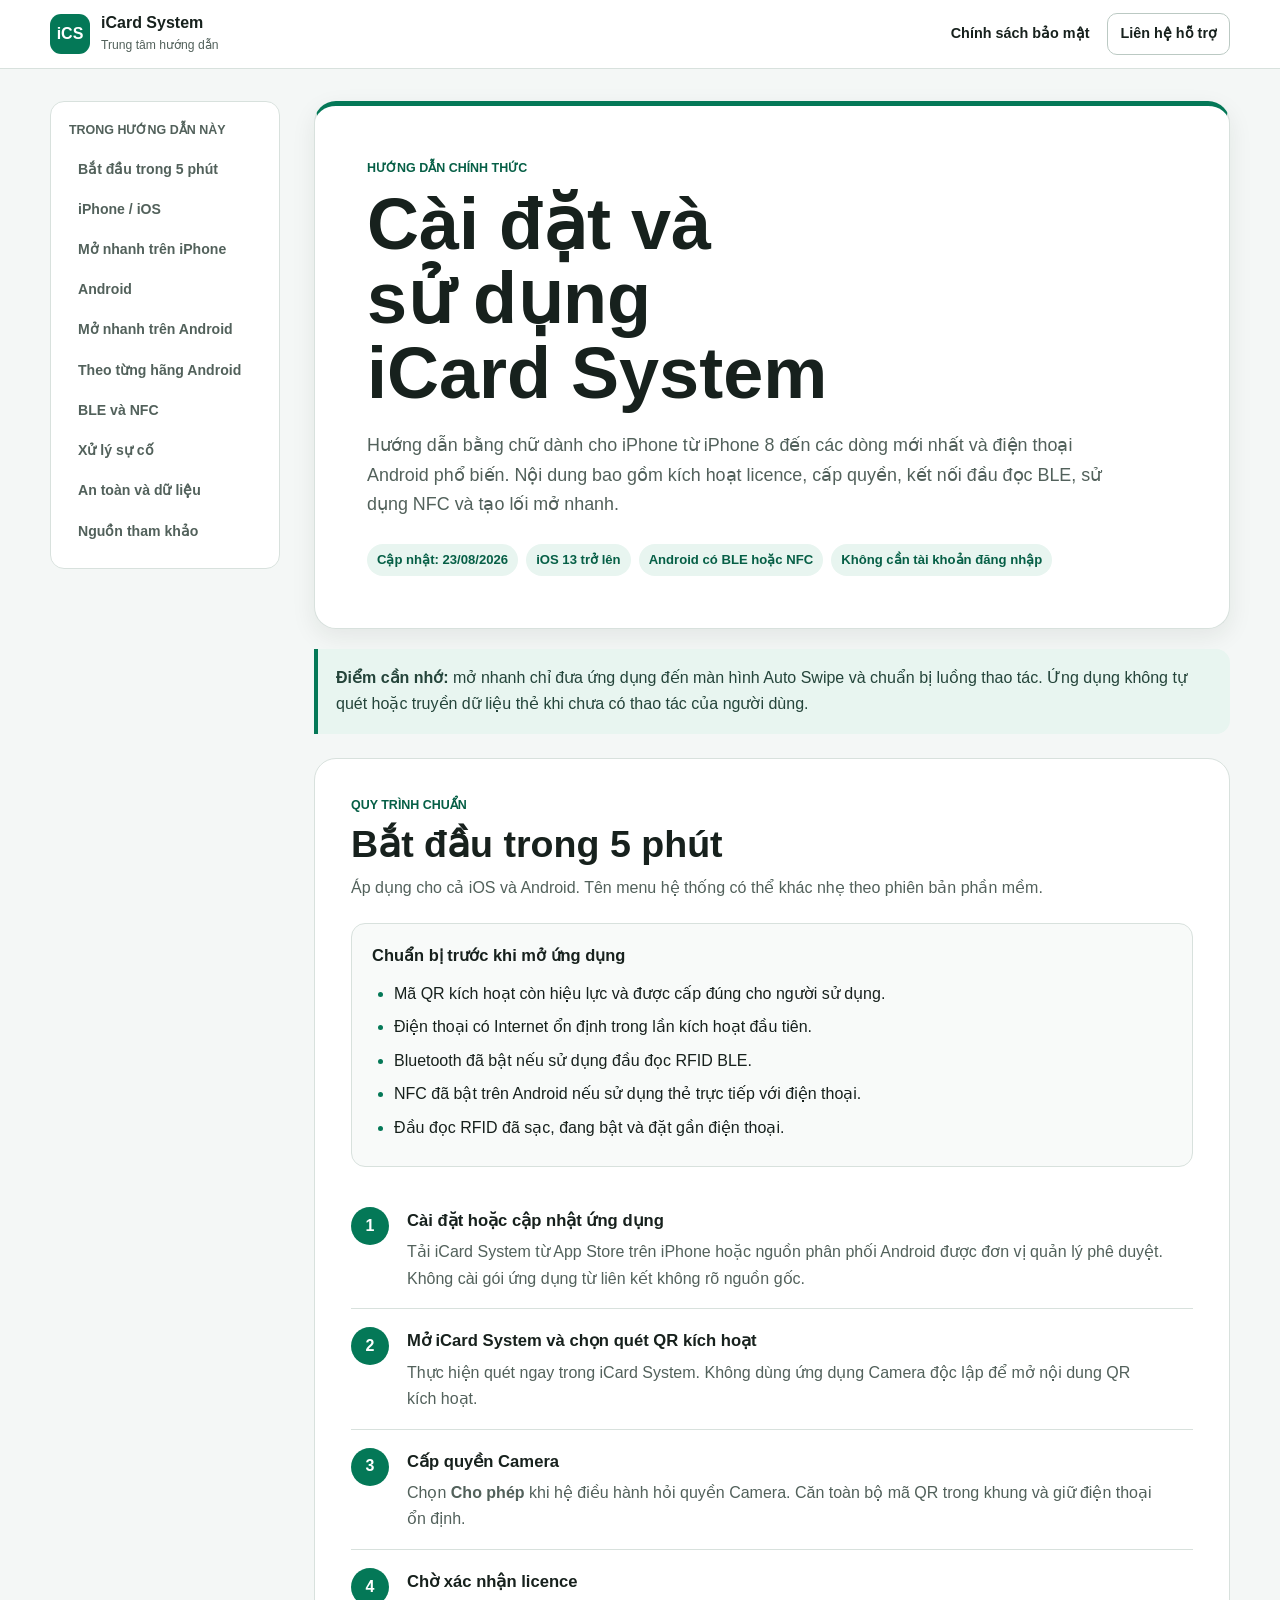
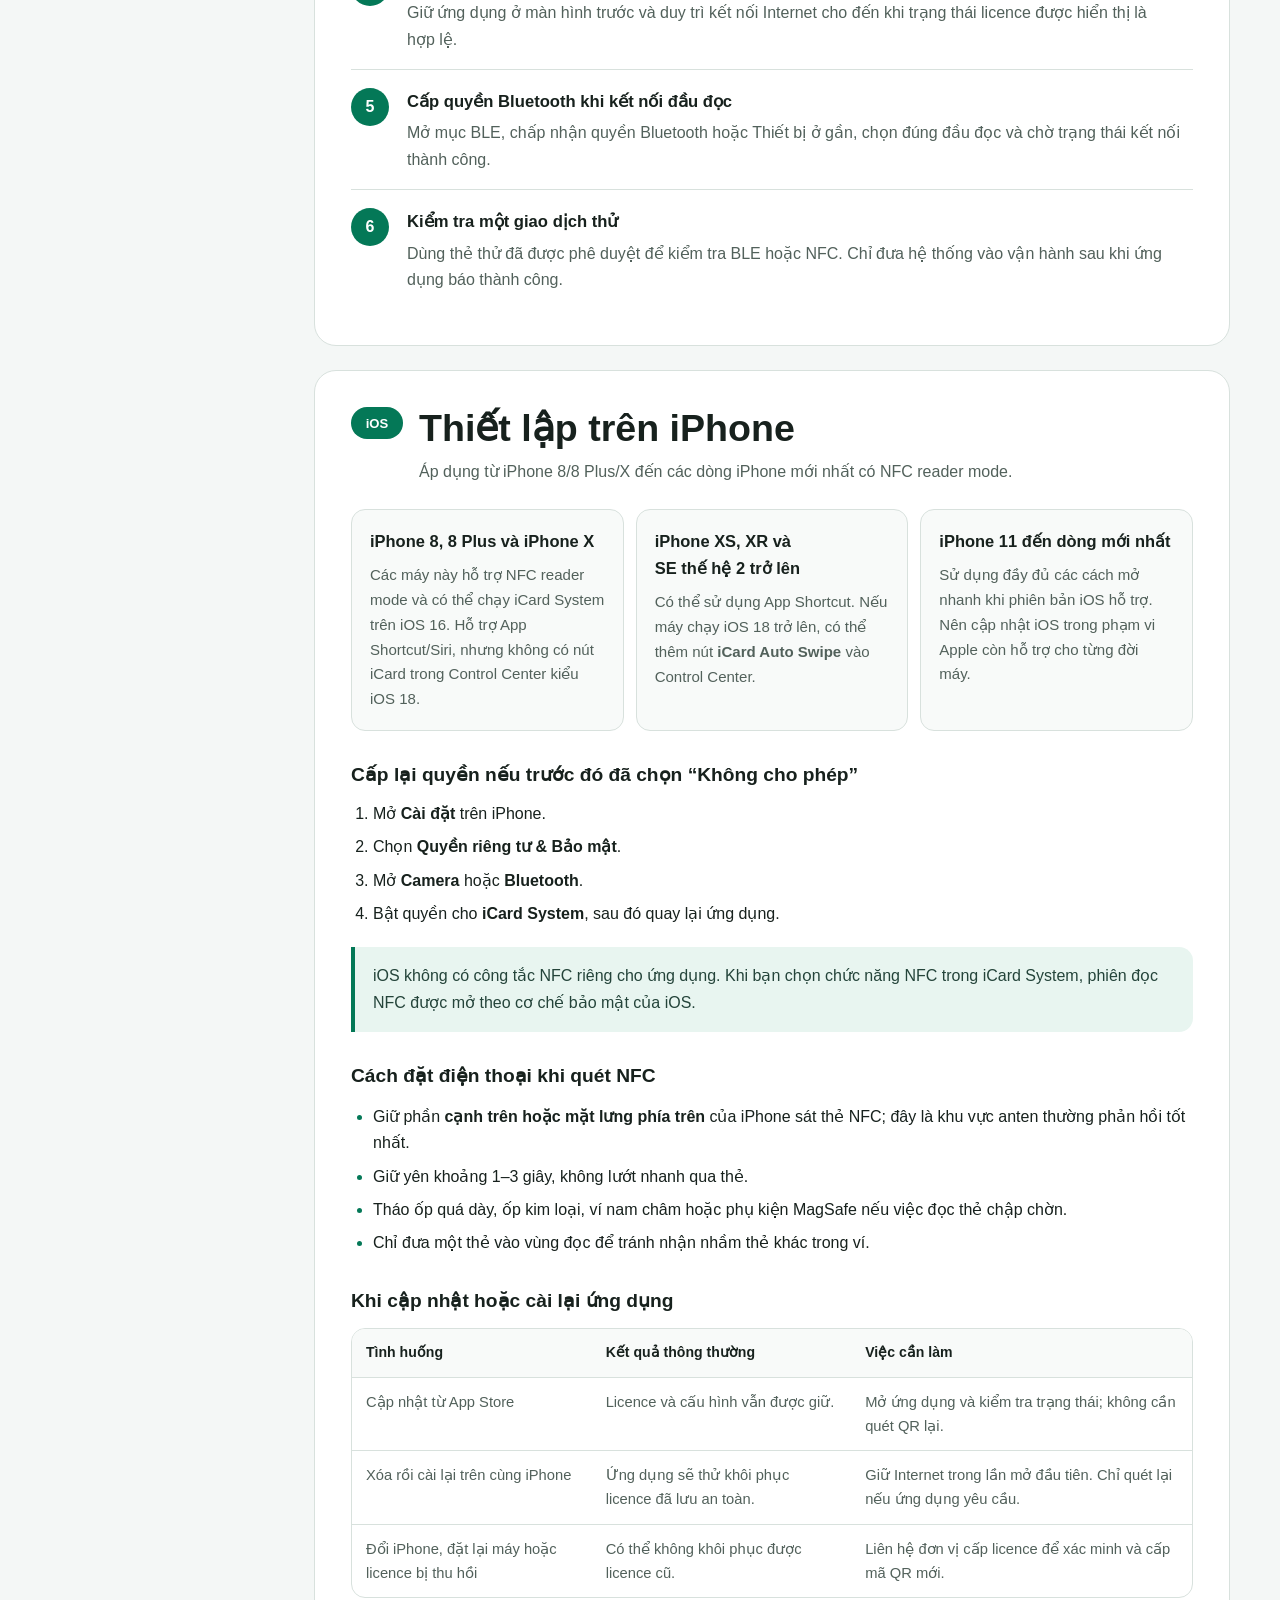
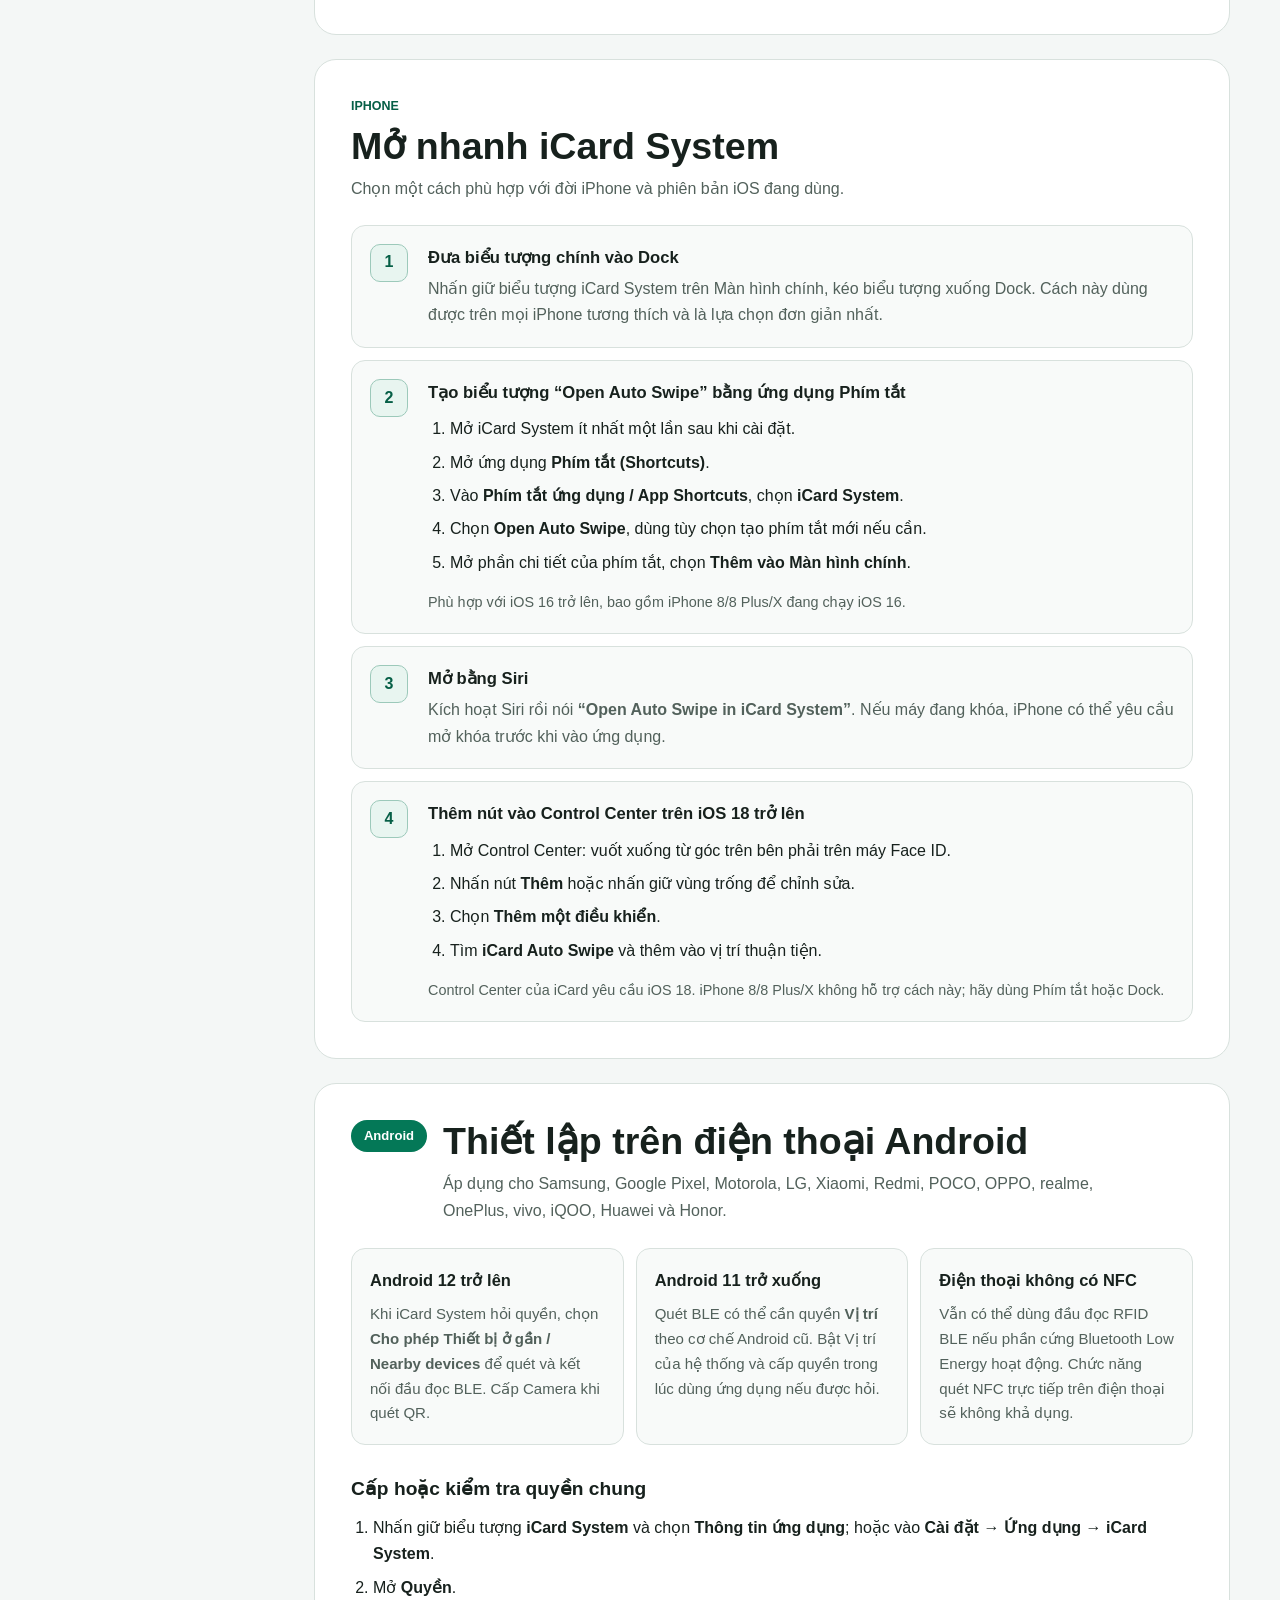
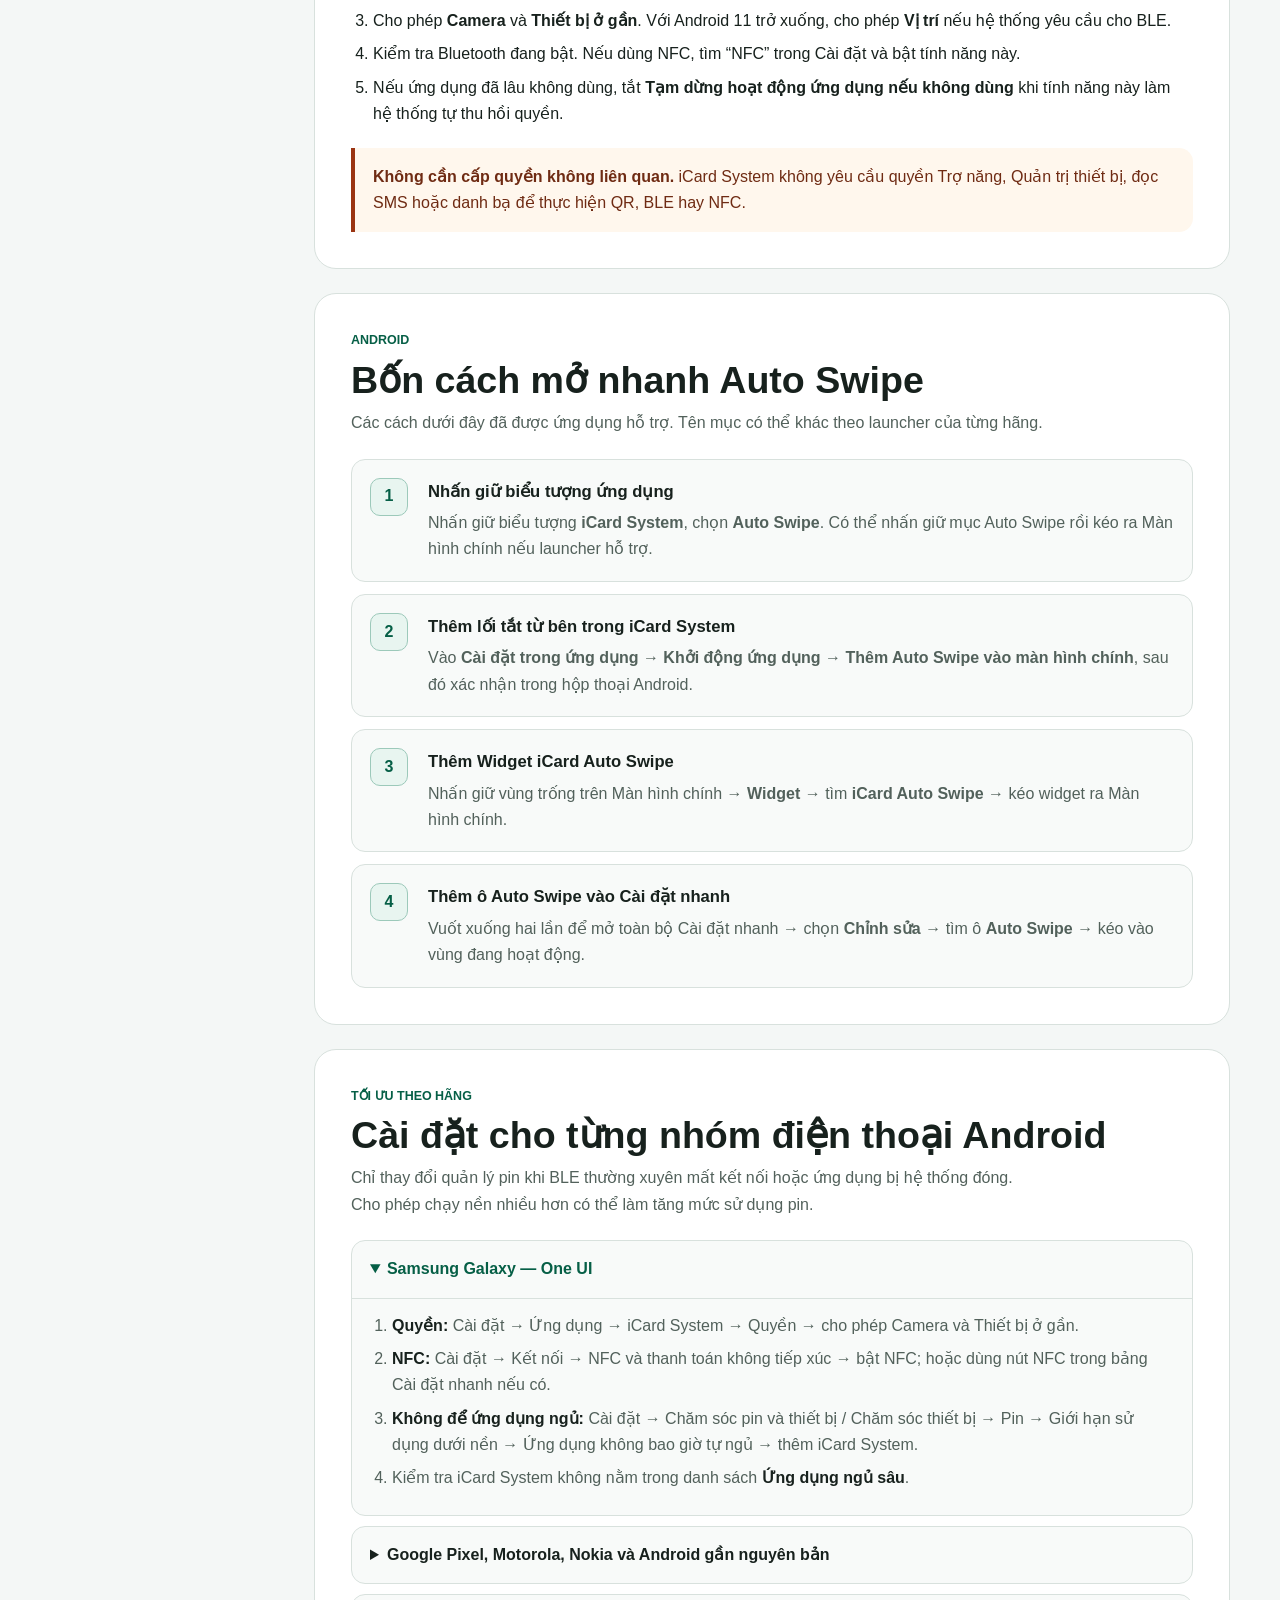
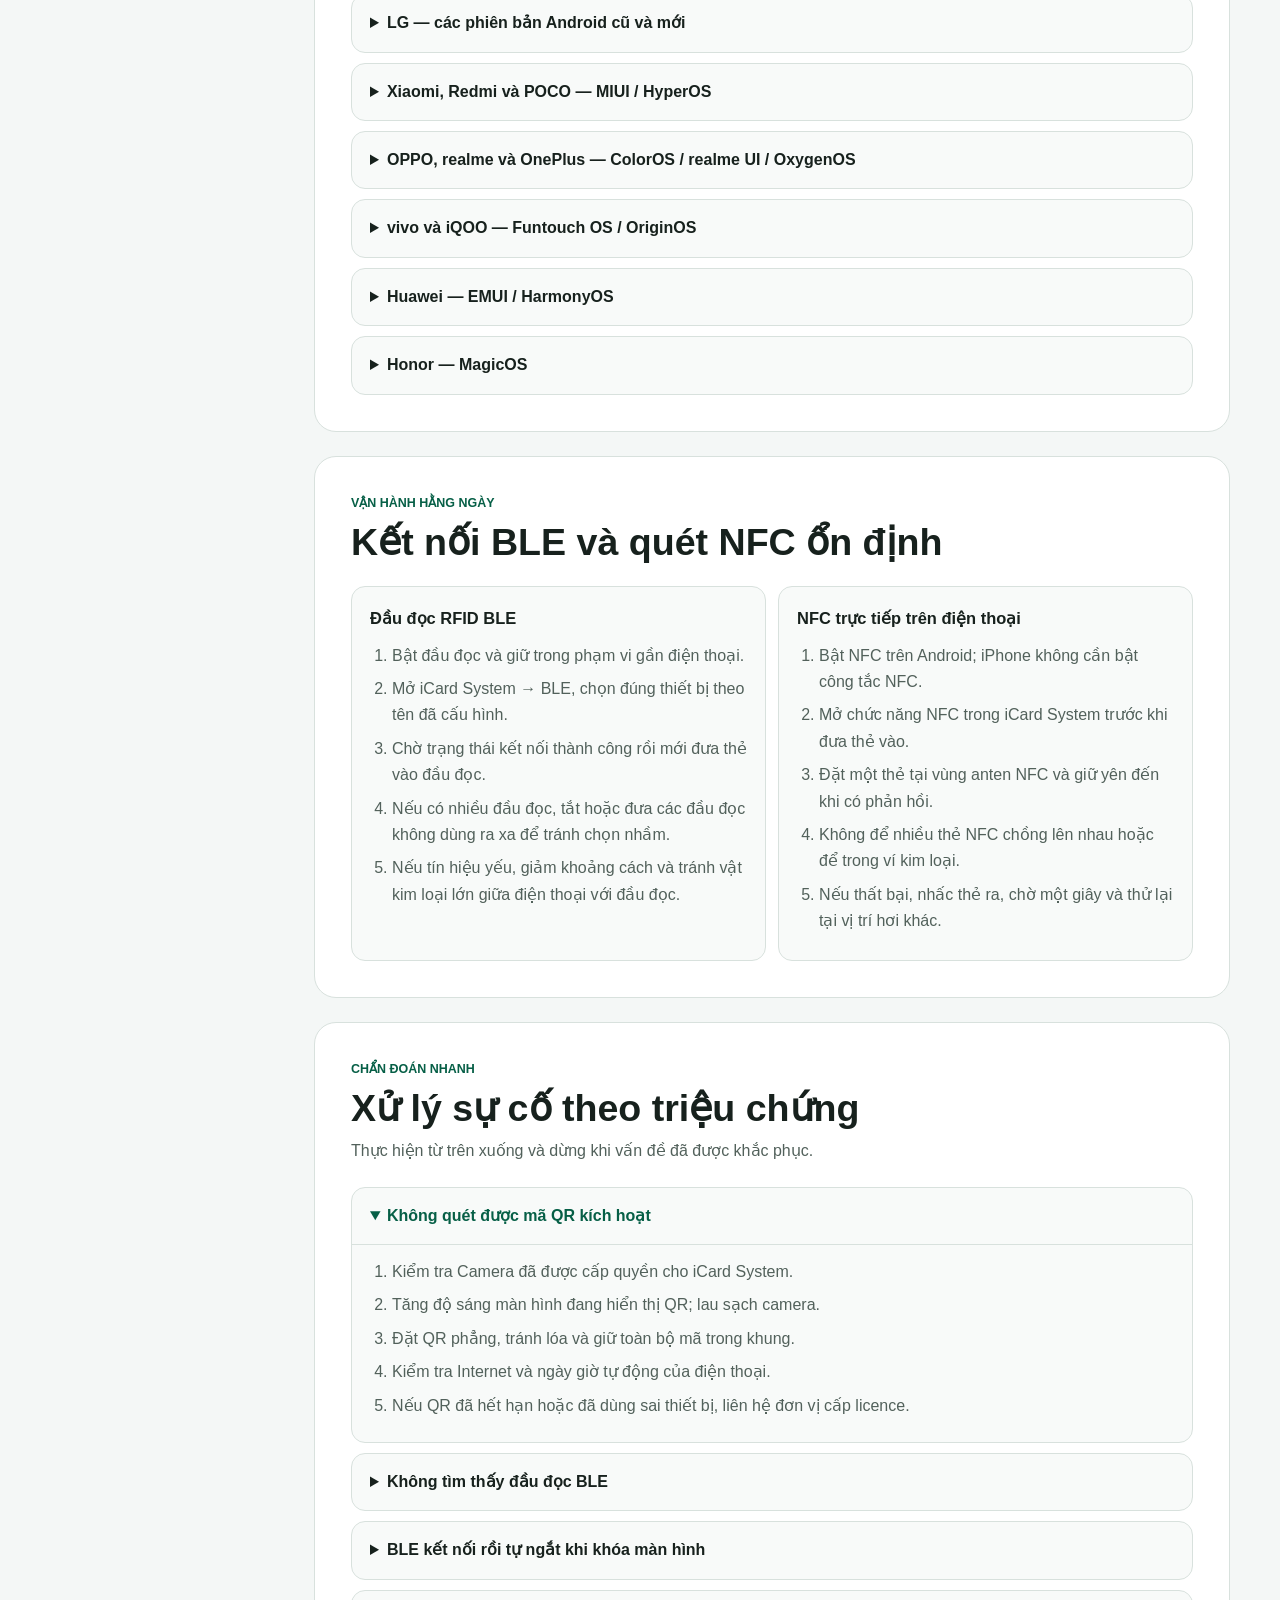
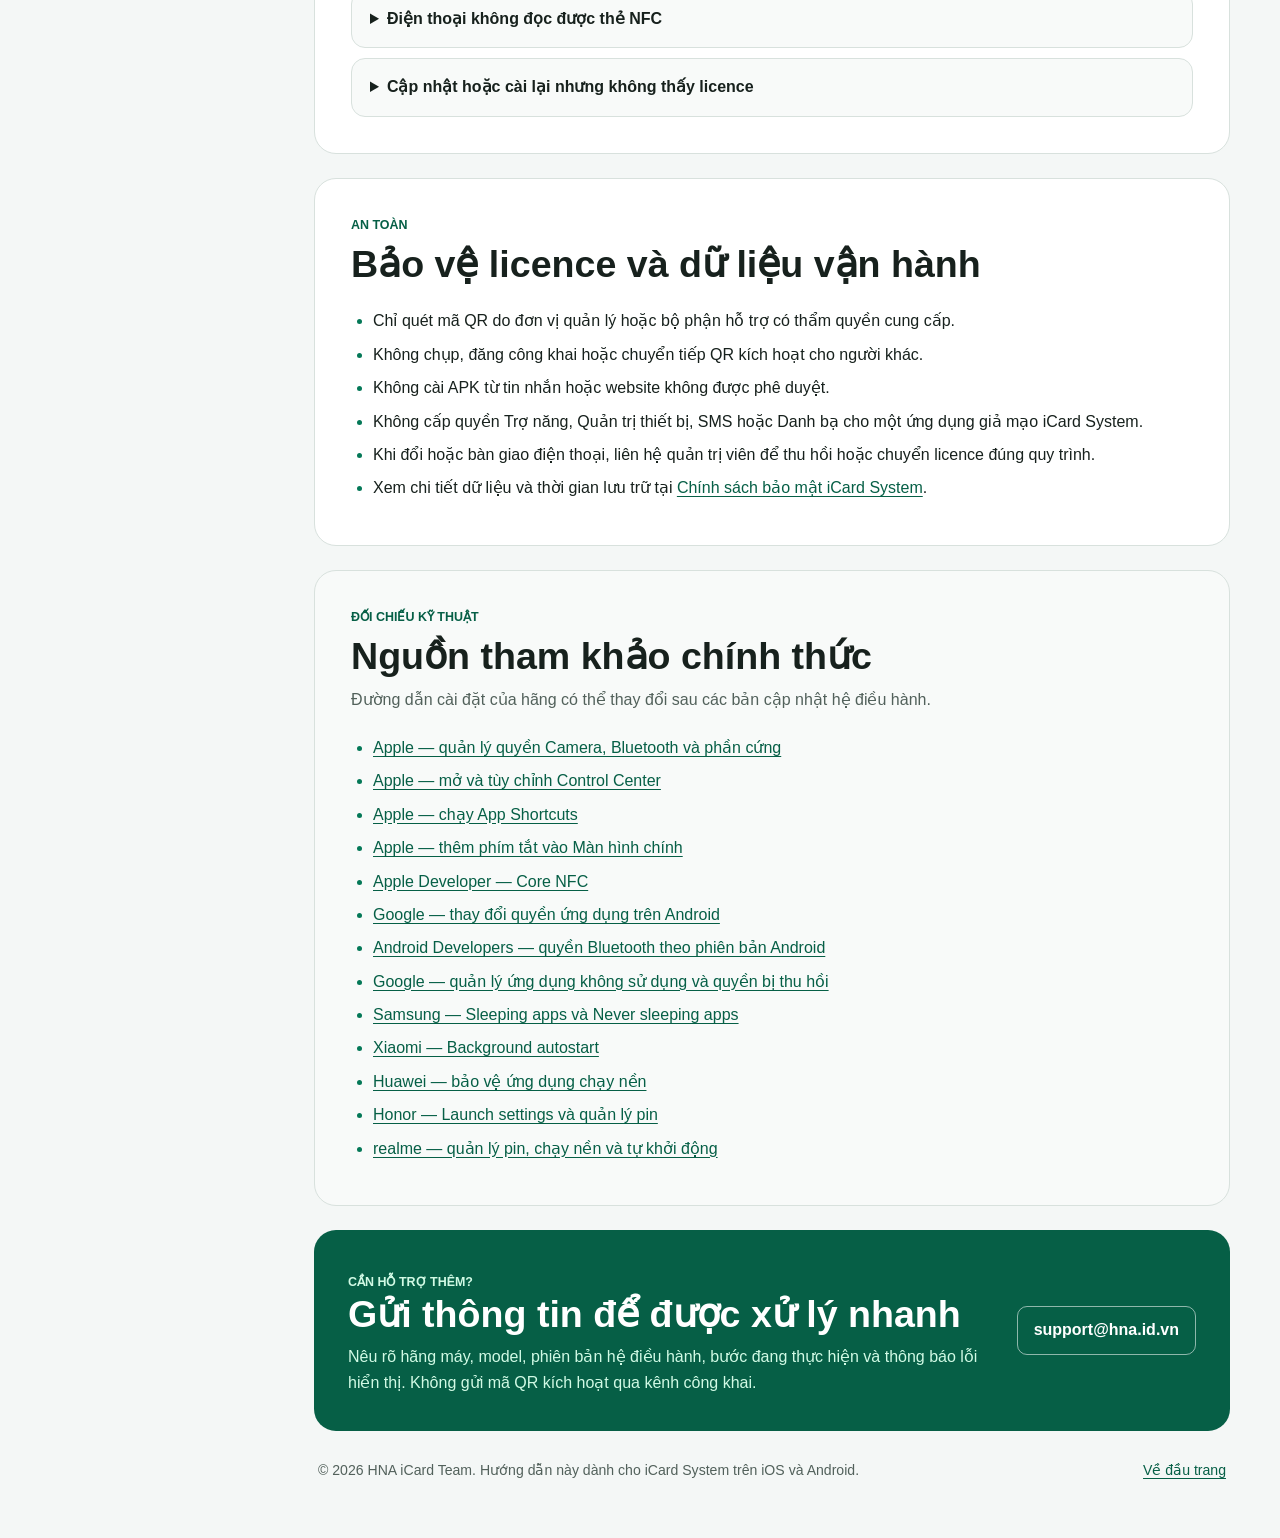
<file: index.html>
<!doctype html>
<html lang="vi">
<head>
  <meta charset="utf-8" />
  <meta name="viewport" content="width=device-width, initial-scale=1" />
  <meta name="theme-color" content="#047857" />
  <meta name="description" content="Hướng dẫn cài đặt, kích hoạt, mở nhanh và xử lý sự cố iCard System trên iPhone và Android." />
  <meta property="og:type" content="website" />
  <meta property="og:title" content="Hướng dẫn iCard System cho iOS và Android" />
  <meta property="og:description" content="Hướng dẫn bằng chữ, chia theo nền tảng và hãng điện thoại, có quy trình xử lý sự cố rõ ràng." />
  <title>Hướng dẫn iCard System cho iOS và Android</title>
  <link rel="icon" href="favicon.svg" type="image/svg+xml" />
  <link rel="stylesheet" href="styles.css" />
</head>
<body>
  <a class="skip-link" href="#noi-dung">Chuyển đến nội dung chính</a>

  <header class="site-header">
    <div class="header-inner">
      <a class="brand" href="#top" aria-label="iCard System - đầu trang">
        <span class="brand-mark" aria-hidden="true">iCS</span>
        <span><strong>iCard System</strong><small>Trung tâm hướng dẫn</small></span>
      </a>
      <nav class="header-links" aria-label="Liên kết hỗ trợ">
        <a href="https://hna-privacy-policy.hna.id.vn/">Chính sách bảo mật</a>
        <a class="support-link" href="mailto:support@hna.id.vn">Liên hệ hỗ trợ</a>
      </nav>
    </div>
  </header>

  <div class="page" id="top">
    <aside class="side-nav" aria-label="Mục lục hướng dẫn">
      <p class="nav-title">Trong hướng dẫn này</p>
      <nav>
        <a href="#bat-dau">Bắt đầu trong 5 phút</a>
        <a href="#ios">iPhone / iOS</a>
        <a href="#ios-mo-nhanh">Mở nhanh trên iPhone</a>
        <a href="#android">Android</a>
        <a href="#android-mo-nhanh">Mở nhanh trên Android</a>
        <a href="#hang-android">Theo từng hãng Android</a>
        <a href="#van-hanh">BLE và NFC</a>
        <a href="#xu-ly-loi">Xử lý sự cố</a>
        <a href="#bao-mat">An toàn và dữ liệu</a>
        <a href="#nguon">Nguồn tham khảo</a>
      </nav>
    </aside>

    <main class="content" id="noi-dung">
      <section class="hero" aria-labelledby="page-title">
        <p class="eyebrow">Hướng dẫn chính thức</p>
        <h1 id="page-title">Cài đặt và sử dụng iCard System</h1>
        <p class="lead">
          Hướng dẫn bằng chữ dành cho iPhone từ iPhone 8 đến các dòng mới nhất và điện thoại Android phổ biến.
          Nội dung bao gồm kích hoạt licence, cấp quyền, kết nối đầu đọc BLE, sử dụng NFC và tạo lối mở nhanh.
        </p>
        <div class="hero-meta" aria-label="Thông tin hướng dẫn">
          <span>Cập nhật: 23/08/2026</span><span>iOS 13 trở lên</span>
          <span>Android có BLE hoặc NFC</span><span>Không cần tài khoản đăng nhập</span>
        </div>
      </section>

      <div class="important-note" role="note">
        <strong>Điểm cần nhớ:</strong> mở nhanh chỉ đưa ứng dụng đến màn hình Auto Swipe và chuẩn bị luồng thao tác.
        Ứng dụng không tự quét hoặc truyền dữ liệu thẻ khi chưa có thao tác của người dùng.
      </div>

      <section id="bat-dau" class="section-block">
        <div class="section-heading">
          <p class="section-kicker">Quy trình chuẩn</p>
          <h2>Bắt đầu trong 5 phút</h2>
          <p>Áp dụng cho cả iOS và Android. Tên menu hệ thống có thể khác nhẹ theo phiên bản phần mềm.</p>
        </div>
        <div class="checklist" aria-label="Chuẩn bị trước khi kích hoạt">
          <h3>Chuẩn bị trước khi mở ứng dụng</h3>
          <ul>
            <li>Mã QR kích hoạt còn hiệu lực và được cấp đúng cho người sử dụng.</li>
            <li>Điện thoại có Internet ổn định trong lần kích hoạt đầu tiên.</li>
            <li>Bluetooth đã bật nếu sử dụng đầu đọc RFID BLE.</li>
            <li>NFC đã bật trên Android nếu sử dụng thẻ trực tiếp với điện thoại.</li>
            <li>Đầu đọc RFID đã sạc, đang bật và đặt gần điện thoại.</li>
          </ul>
        </div>
        <ol class="steps">
          <li><div><h3>Cài đặt hoặc cập nhật ứng dụng</h3><p>Tải iCard System từ App Store trên iPhone hoặc nguồn phân phối Android được đơn vị quản lý phê duyệt. Không cài gói ứng dụng từ liên kết không rõ nguồn gốc.</p></div></li>
          <li><div><h3>Mở iCard System và chọn quét QR kích hoạt</h3><p>Thực hiện quét ngay trong iCard System. Không dùng ứng dụng Camera độc lập để mở nội dung QR kích hoạt.</p></div></li>
          <li><div><h3>Cấp quyền Camera</h3><p>Chọn <strong>Cho phép</strong> khi hệ điều hành hỏi quyền Camera. Căn toàn bộ mã QR trong khung và giữ điện thoại ổn định.</p></div></li>
          <li><div><h3>Chờ xác nhận licence</h3><p>Giữ ứng dụng ở màn hình trước và duy trì kết nối Internet cho đến khi trạng thái licence được hiển thị là hợp lệ.</p></div></li>
          <li><div><h3>Cấp quyền Bluetooth khi kết nối đầu đọc</h3><p>Mở mục BLE, chấp nhận quyền Bluetooth hoặc Thiết bị ở gần, chọn đúng đầu đọc và chờ trạng thái kết nối thành công.</p></div></li>
          <li><div><h3>Kiểm tra một giao dịch thử</h3><p>Dùng thẻ thử đã được phê duyệt để kiểm tra BLE hoặc NFC. Chỉ đưa hệ thống vào vận hành sau khi ứng dụng báo thành công.</p></div></li>
        </ol>
      </section>

      <section id="ios" class="section-block platform-section">
        <div class="platform-title">
          <span class="platform-badge">iOS</span>
          <div><h2>Thiết lập trên iPhone</h2><p>Áp dụng từ iPhone 8/8 Plus/X đến các dòng iPhone mới nhất có NFC reader mode.</p></div>
        </div>
        <div class="info-grid">
          <article class="info-card"><h3>iPhone 8, 8 Plus và iPhone X</h3><p>Các máy này hỗ trợ NFC reader mode và có thể chạy iCard System trên iOS 16. Hỗ trợ App Shortcut/Siri, nhưng không có nút iCard trong Control Center kiểu iOS 18.</p></article>
          <article class="info-card"><h3>iPhone XS, XR và SE thế hệ 2 trở lên</h3><p>Có thể sử dụng App Shortcut. Nếu máy chạy iOS 18 trở lên, có thể thêm nút <strong>iCard Auto Swipe</strong> vào Control Center.</p></article>
          <article class="info-card"><h3>iPhone 11 đến dòng mới nhất</h3><p>Sử dụng đầy đủ các cách mở nhanh khi phiên bản iOS hỗ trợ. Nên cập nhật iOS trong phạm vi Apple còn hỗ trợ cho từng đời máy.</p></article>
        </div>

        <h3 class="subheading">Cấp lại quyền nếu trước đó đã chọn “Không cho phép”</h3>
        <ol class="compact-steps">
          <li>Mở <strong>Cài đặt</strong> trên iPhone.</li><li>Chọn <strong>Quyền riêng tư &amp; Bảo mật</strong>.</li>
          <li>Mở <strong>Camera</strong> hoặc <strong>Bluetooth</strong>.</li><li>Bật quyền cho <strong>iCard System</strong>, sau đó quay lại ứng dụng.</li>
        </ol>
        <p class="callout">iOS không có công tắc NFC riêng cho ứng dụng. Khi bạn chọn chức năng NFC trong iCard System, phiên đọc NFC được mở theo cơ chế bảo mật của iOS.</p>

        <h3 class="subheading">Cách đặt điện thoại khi quét NFC</h3>
        <ul class="plain-list">
          <li>Giữ phần <strong>cạnh trên hoặc mặt lưng phía trên</strong> của iPhone sát thẻ NFC; đây là khu vực anten thường phản hồi tốt nhất.</li>
          <li>Giữ yên khoảng 1–3 giây, không lướt nhanh qua thẻ.</li>
          <li>Tháo ốp quá dày, ốp kim loại, ví nam châm hoặc phụ kiện MagSafe nếu việc đọc thẻ chập chờn.</li>
          <li>Chỉ đưa một thẻ vào vùng đọc để tránh nhận nhầm thẻ khác trong ví.</li>
        </ul>

        <h3 class="subheading">Khi cập nhật hoặc cài lại ứng dụng</h3>
        <div class="status-table-wrap">
          <table class="status-table">
            <thead><tr><th>Tình huống</th><th>Kết quả thông thường</th><th>Việc cần làm</th></tr></thead>
            <tbody>
              <tr><td>Cập nhật từ App Store</td><td>Licence và cấu hình vẫn được giữ.</td><td>Mở ứng dụng và kiểm tra trạng thái; không cần quét QR lại.</td></tr>
              <tr><td>Xóa rồi cài lại trên cùng iPhone</td><td>Ứng dụng sẽ thử khôi phục licence đã lưu an toàn.</td><td>Giữ Internet trong lần mở đầu tiên. Chỉ quét lại nếu ứng dụng yêu cầu.</td></tr>
              <tr><td>Đổi iPhone, đặt lại máy hoặc licence bị thu hồi</td><td>Có thể không khôi phục được licence cũ.</td><td>Liên hệ đơn vị cấp licence để xác minh và cấp mã QR mới.</td></tr>
            </tbody>
          </table>
        </div>
      </section>

      <section id="ios-mo-nhanh" class="section-block">
        <div class="section-heading"><p class="section-kicker">iPhone</p><h2>Mở nhanh iCard System</h2><p>Chọn một cách phù hợp với đời iPhone và phiên bản iOS đang dùng.</p></div>
        <div class="method-list">
          <article class="method"><div class="method-number">1</div><div><h3>Đưa biểu tượng chính vào Dock</h3><p>Nhấn giữ biểu tượng iCard System trên Màn hình chính, kéo biểu tượng xuống Dock. Cách này dùng được trên mọi iPhone tương thích và là lựa chọn đơn giản nhất.</p></div></article>
          <article class="method"><div class="method-number">2</div><div><h3>Tạo biểu tượng “Open Auto Swipe” bằng ứng dụng Phím tắt</h3><ol><li>Mở iCard System ít nhất một lần sau khi cài đặt.</li><li>Mở ứng dụng <strong>Phím tắt (Shortcuts)</strong>.</li><li>Vào <strong>Phím tắt ứng dụng / App Shortcuts</strong>, chọn <strong>iCard System</strong>.</li><li>Chọn <strong>Open Auto Swipe</strong>, dùng tùy chọn tạo phím tắt mới nếu cần.</li><li>Mở phần chi tiết của phím tắt, chọn <strong>Thêm vào Màn hình chính</strong>.</li></ol><p class="method-note">Phù hợp với iOS 16 trở lên, bao gồm iPhone 8/8 Plus/X đang chạy iOS 16.</p></div></article>
          <article class="method"><div class="method-number">3</div><div><h3>Mở bằng Siri</h3><p>Kích hoạt Siri rồi nói <strong>“Open Auto Swipe in iCard System”</strong>. Nếu máy đang khóa, iPhone có thể yêu cầu mở khóa trước khi vào ứng dụng.</p></div></article>
          <article class="method"><div class="method-number">4</div><div><h3>Thêm nút vào Control Center trên iOS 18 trở lên</h3><ol><li>Mở Control Center: vuốt xuống từ góc trên bên phải trên máy Face ID.</li><li>Nhấn nút <strong>Thêm</strong> hoặc nhấn giữ vùng trống để chỉnh sửa.</li><li>Chọn <strong>Thêm một điều khiển</strong>.</li><li>Tìm <strong>iCard Auto Swipe</strong> và thêm vào vị trí thuận tiện.</li></ol><p class="method-note">Control Center của iCard yêu cầu iOS 18. iPhone 8/8 Plus/X không hỗ trợ cách này; hãy dùng Phím tắt hoặc Dock.</p></div></article>
        </div>
      </section>

      <section id="android" class="section-block platform-section">
        <div class="platform-title"><span class="platform-badge android">Android</span><div><h2>Thiết lập trên điện thoại Android</h2><p>Áp dụng cho Samsung, Google Pixel, Motorola, LG, Xiaomi, Redmi, POCO, OPPO, realme, OnePlus, vivo, iQOO, Huawei và Honor.</p></div></div>
        <div class="version-grid">
          <article><h3>Android 12 trở lên</h3><p>Khi iCard System hỏi quyền, chọn <strong>Cho phép Thiết bị ở gần / Nearby devices</strong> để quét và kết nối đầu đọc BLE. Cấp Camera khi quét QR.</p></article>
          <article><h3>Android 11 trở xuống</h3><p>Quét BLE có thể cần quyền <strong>Vị trí</strong> theo cơ chế Android cũ. Bật Vị trí của hệ thống và cấp quyền trong lúc dùng ứng dụng nếu được hỏi.</p></article>
          <article><h3>Điện thoại không có NFC</h3><p>Vẫn có thể dùng đầu đọc RFID BLE nếu phần cứng Bluetooth Low Energy hoạt động. Chức năng quét NFC trực tiếp trên điện thoại sẽ không khả dụng.</p></article>
        </div>
        <h3 class="subheading">Cấp hoặc kiểm tra quyền chung</h3>
        <ol class="compact-steps">
          <li>Nhấn giữ biểu tượng <strong>iCard System</strong> và chọn <strong>Thông tin ứng dụng</strong>; hoặc vào <strong>Cài đặt → Ứng dụng → iCard System</strong>.</li>
          <li>Mở <strong>Quyền</strong>.</li><li>Cho phép <strong>Camera</strong> và <strong>Thiết bị ở gần</strong>. Với Android 11 trở xuống, cho phép <strong>Vị trí</strong> nếu hệ thống yêu cầu cho BLE.</li>
          <li>Kiểm tra Bluetooth đang bật. Nếu dùng NFC, tìm “NFC” trong Cài đặt và bật tính năng này.</li>
          <li>Nếu ứng dụng đã lâu không dùng, tắt <strong>Tạm dừng hoạt động ứng dụng nếu không dùng</strong> khi tính năng này làm hệ thống tự thu hồi quyền.</li>
        </ol>
        <div class="warning-note" role="note"><strong>Không cần cấp quyền không liên quan.</strong> iCard System không yêu cầu quyền Trợ năng, Quản trị thiết bị, đọc SMS hoặc danh bạ để thực hiện QR, BLE hay NFC.</div>
      </section>

      <section id="android-mo-nhanh" class="section-block">
        <div class="section-heading"><p class="section-kicker">Android</p><h2>Bốn cách mở nhanh Auto Swipe</h2><p>Các cách dưới đây đã được ứng dụng hỗ trợ. Tên mục có thể khác theo launcher của từng hãng.</p></div>
        <div class="method-list">
          <article class="method"><div class="method-number">1</div><div><h3>Nhấn giữ biểu tượng ứng dụng</h3><p>Nhấn giữ biểu tượng <strong>iCard System</strong>, chọn <strong>Auto Swipe</strong>. Có thể nhấn giữ mục Auto Swipe rồi kéo ra Màn hình chính nếu launcher hỗ trợ.</p></div></article>
          <article class="method"><div class="method-number">2</div><div><h3>Thêm lối tắt từ bên trong iCard System</h3><p>Vào <strong>Cài đặt trong ứng dụng → Khởi động ứng dụng → Thêm Auto Swipe vào màn hình chính</strong>, sau đó xác nhận trong hộp thoại Android.</p></div></article>
          <article class="method"><div class="method-number">3</div><div><h3>Thêm Widget iCard Auto Swipe</h3><p>Nhấn giữ vùng trống trên Màn hình chính → <strong>Widget</strong> → tìm <strong>iCard Auto Swipe</strong> → kéo widget ra Màn hình chính.</p></div></article>
          <article class="method"><div class="method-number">4</div><div><h3>Thêm ô Auto Swipe vào Cài đặt nhanh</h3><p>Vuốt xuống hai lần để mở toàn bộ Cài đặt nhanh → chọn <strong>Chỉnh sửa</strong> → tìm ô <strong>Auto Swipe</strong> → kéo vào vùng đang hoạt động.</p></div></article>
        </div>
      </section>

      <section id="hang-android" class="section-block">
        <div class="section-heading"><p class="section-kicker">Tối ưu theo hãng</p><h2>Cài đặt cho từng nhóm điện thoại Android</h2><p>Chỉ thay đổi quản lý pin khi BLE thường xuyên mất kết nối hoặc ứng dụng bị hệ thống đóng. Cho phép chạy nền nhiều hơn có thể làm tăng mức sử dụng pin.</p></div>
        <div class="manufacturer-list">
          <details open><summary>Samsung Galaxy — One UI</summary><div class="details-body"><ol><li><strong>Quyền:</strong> Cài đặt → Ứng dụng → iCard System → Quyền → cho phép Camera và Thiết bị ở gần.</li><li><strong>NFC:</strong> Cài đặt → Kết nối → NFC và thanh toán không tiếp xúc → bật NFC; hoặc dùng nút NFC trong bảng Cài đặt nhanh nếu có.</li><li><strong>Không để ứng dụng ngủ:</strong> Cài đặt → Chăm sóc pin và thiết bị / Chăm sóc thiết bị → Pin → Giới hạn sử dụng dưới nền → Ứng dụng không bao giờ tự ngủ → thêm iCard System.</li><li>Kiểm tra iCard System không nằm trong danh sách <strong>Ứng dụng ngủ sâu</strong>.</li></ol></div></details>
          <details><summary>Google Pixel, Motorola, Nokia và Android gần nguyên bản</summary><div class="details-body"><ol><li>Cài đặt → Ứng dụng → Xem tất cả ứng dụng → iCard System → Quyền.</li><li>Cho phép Camera, Thiết bị ở gần; thêm Vị trí trên Android 11 trở xuống nếu BLE yêu cầu.</li><li>Nếu BLE bị ngắt khi tắt màn hình: Thông tin ứng dụng → Pin / Mức sử dụng pin của ứng dụng → cho phép sử dụng dưới nền. Chỉ chọn <strong>Không hạn chế</strong> khi thật sự cần.</li></ol></div></details>
          <details><summary>LG — các phiên bản Android cũ và mới</summary><div class="details-body"><ol><li>Cài đặt → Ứng dụng &amp; thông báo → Thông tin ứng dụng → iCard System → Quyền.</li><li>Bật Camera, Bluetooth/Thiết bị ở gần hoặc Vị trí tùy phiên bản Android.</li><li>Tìm “NFC” trong Cài đặt; trên nhiều máy LG cũ, mục này nằm trong <strong>Mạng → Chia sẻ &amp; kết nối</strong>.</li><li>Nếu có mục Tiết kiệm pin cho từng ứng dụng, loại iCard System khỏi hạn chế khi BLE bị đóng nền.</li></ol><p class="details-note">LG đã có nhiều giao diện cài đặt khác nhau; nên dùng ô tìm kiếm trong Cài đặt với từ khóa “quyền”, “NFC” hoặc “tối ưu pin”.</p></div></details>
          <details><summary>Xiaomi, Redmi và POCO — MIUI / HyperOS</summary><div class="details-body"><ol><li>Cài đặt → Ứng dụng → Quản lý ứng dụng → iCard System → Quyền ứng dụng → cho phép quyền cần thiết.</li><li>Cài đặt → Ứng dụng → Quyền → <strong>Tự khởi động nền / Background autostart</strong> → bật cho iCard System.</li><li>Cài đặt → Pin → chọn iCard System → chọn <strong>Không hạn chế / No restrictions</strong> nếu BLE mất kết nối nền.</li><li>Mở danh sách ứng dụng gần đây, nhấn giữ hoặc kéo thẻ iCard System xuống để khóa ứng dụng nếu máy thường xuyên dọn ứng dụng nền.</li></ol></div></details>
          <details><summary>OPPO, realme và OnePlus — ColorOS / realme UI / OxygenOS</summary><div class="details-body"><ol><li>Cài đặt → Ứng dụng / Quản lý ứng dụng → iCard System → Quyền → cho phép Camera và Thiết bị ở gần.</li><li>Cài đặt → Pin → Quản lý pin ứng dụng → iCard System.</li><li>Bật <strong>Cho phép hoạt động nền</strong> và <strong>Cho phép tự khởi chạy</strong> nếu các tùy chọn này xuất hiện.</li><li>Nếu hệ thống có mục Tối ưu sử dụng pin, chọn không tối ưu iCard System khi BLE bị ngắt lúc khóa màn hình.</li></ol><p class="details-note">Tên menu thay đổi giữa các bản ColorOS/OxygenOS. Hãy tìm “Auto launch”, “Background activity” hoặc “Battery optimization”.</p></div></details>
          <details><summary>vivo và iQOO — Funtouch OS / OriginOS</summary><div class="details-body"><ol><li>Cài đặt → Ứng dụng → iCard System → Quyền → cho phép quyền cần thiết.</li><li>Cài đặt → Ứng dụng → Quyền truy cập ứng dụng đặc biệt → <strong>Tự khởi động / Autostart</strong> → bật iCard System nếu có.</li><li>Trong Pin hoặc Quản lý pin nền, cho phép iCard System hoạt động nền nếu kết nối BLE không duy trì.</li><li>Trên một số máy nội địa Trung Quốc, kiểm tra thêm iManager → Quản lý ứng dụng → Tự khởi động.</li></ol></div></details>
          <details><summary>Huawei — EMUI / HarmonyOS</summary><div class="details-body"><ol><li>Cài đặt → Ứng dụng → Ứng dụng → iCard System → Quyền → bật quyền cần thiết.</li><li>Mở Trình quản lý điện thoại / Optimizer → <strong>Khởi chạy ứng dụng</strong>.</li><li>Tắt <strong>Quản lý tự động</strong> cho iCard System, sau đó bật <strong>Tự khởi chạy</strong>, <strong>Khởi chạy thứ cấp</strong> và <strong>Chạy trong nền</strong>.</li><li>Tìm “Tối ưu pin” trong Cài đặt → Tất cả ứng dụng → iCard System → chọn <strong>Không cho phép tối ưu</strong> nếu BLE bị đóng nền.</li></ol></div></details>
          <details><summary>Honor — MagicOS</summary><div class="details-body"><ol><li>Cài đặt → Ứng dụng → iCard System → Quyền → bật quyền cần thiết.</li><li>Tìm <strong>Khởi chạy / App launch</strong> trong Cài đặt hoặc Optimizer.</li><li>Tắt Quản lý tự động cho iCard System; bật Tự khởi chạy, Khởi chạy thứ cấp và Chạy trong nền.</li><li>Nếu cần, tìm Tối ưu pin → Tất cả ứng dụng → iCard System → chọn không tối ưu; có thể khóa thẻ ứng dụng trong màn hình ứng dụng gần đây.</li></ol></div></details>
        </div>
      </section>

      <section id="van-hanh" class="section-block">
        <div class="section-heading"><p class="section-kicker">Vận hành hằng ngày</p><h2>Kết nối BLE và quét NFC ổn định</h2></div>
        <div class="two-column">
          <article class="guide-card"><h3>Đầu đọc RFID BLE</h3><ol><li>Bật đầu đọc và giữ trong phạm vi gần điện thoại.</li><li>Mở iCard System → BLE, chọn đúng thiết bị theo tên đã cấu hình.</li><li>Chờ trạng thái kết nối thành công rồi mới đưa thẻ vào đầu đọc.</li><li>Nếu có nhiều đầu đọc, tắt hoặc đưa các đầu đọc không dùng ra xa để tránh chọn nhầm.</li><li>Nếu tín hiệu yếu, giảm khoảng cách và tránh vật kim loại lớn giữa điện thoại với đầu đọc.</li></ol></article>
          <article class="guide-card"><h3>NFC trực tiếp trên điện thoại</h3><ol><li>Bật NFC trên Android; iPhone không cần bật công tắc NFC.</li><li>Mở chức năng NFC trong iCard System trước khi đưa thẻ vào.</li><li>Đặt một thẻ tại vùng anten NFC và giữ yên đến khi có phản hồi.</li><li>Không để nhiều thẻ NFC chồng lên nhau hoặc để trong ví kim loại.</li><li>Nếu thất bại, nhấc thẻ ra, chờ một giây và thử lại tại vị trí hơi khác.</li></ol></article>
        </div>
      </section>

      <section id="xu-ly-loi" class="section-block">
        <div class="section-heading"><p class="section-kicker">Chẩn đoán nhanh</p><h2>Xử lý sự cố theo triệu chứng</h2><p>Thực hiện từ trên xuống và dừng khi vấn đề đã được khắc phục.</p></div>
        <div class="troubleshooting">
          <details open><summary>Không quét được mã QR kích hoạt</summary><div class="details-body"><ol><li>Kiểm tra Camera đã được cấp quyền cho iCard System.</li><li>Tăng độ sáng màn hình đang hiển thị QR; lau sạch camera.</li><li>Đặt QR phẳng, tránh lóa và giữ toàn bộ mã trong khung.</li><li>Kiểm tra Internet và ngày giờ tự động của điện thoại.</li><li>Nếu QR đã hết hạn hoặc đã dùng sai thiết bị, liên hệ đơn vị cấp licence.</li></ol></div></details>
          <details><summary>Không tìm thấy đầu đọc BLE</summary><div class="details-body"><ol><li>Kiểm tra đầu đọc đang bật, còn pin và chưa kết nối với điện thoại khác.</li><li>Tắt rồi bật lại Bluetooth; giữ đầu đọc gần điện thoại.</li><li>Android 12+: kiểm tra Thiết bị ở gần. Android 11 trở xuống: kiểm tra Vị trí và quyền Vị trí.</li><li>iPhone: Cài đặt → Quyền riêng tư &amp; Bảo mật → Bluetooth → bật iCard System.</li><li>Đóng và mở lại màn hình BLE; nếu vẫn lỗi, khởi động lại đầu đọc và điện thoại.</li></ol></div></details>
          <details><summary>BLE kết nối rồi tự ngắt khi khóa màn hình</summary><div class="details-body"><ol><li>Đưa iCard System ra khỏi chế độ ngủ sâu hoặc hạn chế nền theo hướng dẫn từng hãng.</li><li>Tắt Tiết kiệm pin trong ca vận hành nếu chế độ này làm hệ thống hạn chế Bluetooth.</li><li>Trên iCard System, bật tùy chọn giữ màn hình sáng khi Auto Swipe nếu quy trình yêu cầu ứng dụng ở foreground.</li><li>Không vuốt đóng iCard System khỏi danh sách ứng dụng gần đây trong lúc vận hành.</li></ol></div></details>
          <details><summary>Điện thoại không đọc được thẻ NFC</summary><div class="details-body"><ol><li>Xác nhận điện thoại có phần cứng NFC và NFC đang bật trên Android.</li><li>Tháo ốp dày hoặc phụ kiện kim loại; chỉ giữ một thẻ ở vùng đọc.</li><li>Di chuyển chậm thẻ quanh mặt lưng phía trên của điện thoại rồi giữ yên.</li><li>Thử thẻ NFC khác đã biết là hoạt động để phân biệt lỗi thẻ và lỗi điện thoại.</li><li>Nếu thiết bị không hỗ trợ NFC, sử dụng đầu đọc BLE tương thích.</li></ol></div></details>
          <details><summary>Cập nhật hoặc cài lại nhưng không thấy licence</summary><div class="details-body"><ol><li>Kiểm tra đúng ứng dụng iCard System chính thức và đúng thiết bị đã kích hoạt.</li><li>Kết nối Internet, đóng rồi mở lại ứng dụng và chờ kiểm tra licence.</li><li>Không xóa dữ liệu ứng dụng hoặc đặt lại điện thoại trong khi đang xử lý.</li><li>Nếu licence bị thu hồi, đổi thiết bị hoặc không thể khôi phục, liên hệ đơn vị cấp licence; không dùng lại QR cũ nếu chưa được phép.</li></ol></div></details>
        </div>
      </section>

      <section id="bao-mat" class="section-block">
        <div class="section-heading"><p class="section-kicker">An toàn</p><h2>Bảo vệ licence và dữ liệu vận hành</h2></div>
        <ul class="security-list"><li>Chỉ quét mã QR do đơn vị quản lý hoặc bộ phận hỗ trợ có thẩm quyền cung cấp.</li><li>Không chụp, đăng công khai hoặc chuyển tiếp QR kích hoạt cho người khác.</li><li>Không cài APK từ tin nhắn hoặc website không được phê duyệt.</li><li>Không cấp quyền Trợ năng, Quản trị thiết bị, SMS hoặc Danh bạ cho một ứng dụng giả mạo iCard System.</li><li>Khi đổi hoặc bàn giao điện thoại, liên hệ quản trị viên để thu hồi hoặc chuyển licence đúng quy trình.</li><li>Xem chi tiết dữ liệu và thời gian lưu trữ tại <a href="https://hna-privacy-policy.hna.id.vn/">Chính sách bảo mật iCard System</a>.</li></ul>
      </section>

      <section id="nguon" class="section-block sources-section">
        <div class="section-heading"><p class="section-kicker">Đối chiếu kỹ thuật</p><h2>Nguồn tham khảo chính thức</h2><p>Đường dẫn cài đặt của hãng có thể thay đổi sau các bản cập nhật hệ điều hành.</p></div>
        <ul class="source-list">
          <li><a href="https://support.apple.com/guide/iphone/iph168c4bbd5/ios">Apple — quản lý quyền Camera, Bluetooth và phần cứng</a></li>
          <li><a href="https://support.apple.com/108330">Apple — mở và tùy chỉnh Control Center</a></li>
          <li><a href="https://support.apple.com/guide/shortcuts/apd43295406d/ios">Apple — chạy App Shortcuts</a></li>
          <li><a href="https://support.apple.com/guide/shortcuts/apd735880972/ios">Apple — thêm phím tắt vào Màn hình chính</a></li>
          <li><a href="https://developer.apple.com/documentation/corenfc">Apple Developer — Core NFC</a></li>
          <li><a href="https://support.google.com/pixelphone/answer/6293419">Google — thay đổi quyền ứng dụng trên Android</a></li>
          <li><a href="https://developer.android.com/develop/connectivity/bluetooth/bt-permissions">Android Developers — quyền Bluetooth theo phiên bản Android</a></li>
          <li><a href="https://support.google.com/android/answer/13627979">Google — quản lý ứng dụng không sử dụng và quyền bị thu hồi</a></li>
          <li><a href="https://www.samsung.com/us/support/answer/ANS10003442/">Samsung — Sleeping apps và Never sleeping apps</a></li>
          <li><a href="https://www.mi.com/global/support/faq/details/KA-507608/">Xiaomi — Background autostart</a></li>
          <li><a href="https://consumer.huawei.com/en/support/content/en-us15850065/">Huawei — bảo vệ ứng dụng chạy nền</a></li>
          <li><a href="https://www.honor.com/global/support/content/en-us00409866/">Honor — Launch settings và quản lý pin</a></li>
          <li><a href="https://www.realme.com/global/support/faq">realme — quản lý pin, chạy nền và tự khởi động</a></li>
        </ul>
      </section>

      <section class="support-card" aria-labelledby="support-title">
        <div><p class="section-kicker">Cần hỗ trợ thêm?</p><h2 id="support-title">Gửi thông tin để được xử lý nhanh</h2><p>Nêu rõ hãng máy, model, phiên bản hệ điều hành, bước đang thực hiện và thông báo lỗi hiển thị. Không gửi mã QR kích hoạt qua kênh công khai.</p></div>
        <a class="button" href="mailto:support@hna.id.vn?subject=iCard%20System%20Support">support@hna.id.vn</a>
      </section>
      <footer class="site-footer"><p>© 2026 HNA iCard Team. Hướng dẫn này dành cho iCard System trên iOS và Android.</p><a href="#top">Về đầu trang</a></footer>
    </main>
  </div>
</body>
</html>
</file>
<file: styles.css>
:root {
  color-scheme: light;
  --page: #f4f7f6;
  --surface: #ffffff;
  --surface-subtle: #f8faf9;
  --text: #17211d;
  --muted: #52615b;
  --border: #d8e1dd;
  --border-strong: #bbc9c3;
  --accent: #047857;
  --accent-dark: #065f46;
  --accent-soft: #e8f5f0;
  --warning: #9a3412;
  --warning-soft: #fff7ed;
  --shadow: 0 8px 24px rgba(23, 33, 29, 0.08);
  --radius-lg: 22px;
  --radius-md: 14px;
  --content-width: 1180px;
}

* { box-sizing: border-box; }
html { scroll-behavior: smooth; }
body {
  margin: 0;
  min-width: 320px;
  min-height: 100vh;
  color: var(--text);
  background: var(--page);
  font-family: Inter, "Segoe UI", Roboto, Arial, sans-serif;
  line-height: 1.65;
}
a { color: var(--accent-dark); text-underline-offset: 3px; }
a:hover { text-decoration-thickness: 2px; }
a:focus-visible, button:focus-visible, summary:focus-visible {
  outline: 3px solid rgba(4, 120, 87, 0.35);
  outline-offset: 3px;
  border-radius: 6px;
}

.skip-link {
  position: fixed;
  top: 12px;
  left: 12px;
  z-index: 30;
  padding: 10px 14px;
  color: #fff;
  background: var(--accent-dark);
  border-radius: 8px;
  transform: translateY(-160%);
}
.skip-link:focus { transform: translateY(0); }

.site-header {
  position: sticky;
  top: 0;
  z-index: 20;
  border-bottom: 1px solid var(--border);
  background: rgba(255, 255, 255, 0.96);
}
.header-inner {
  width: min(var(--content-width), calc(100% - 32px));
  min-height: 68px;
  margin: 0 auto;
  display: flex;
  align-items: center;
  justify-content: space-between;
  gap: 24px;
}
.brand {
  display: inline-flex;
  align-items: center;
  gap: 11px;
  color: var(--text);
  text-decoration: none;
}
.brand-mark {
  display: inline-grid;
  place-items: center;
  width: 40px;
  height: 40px;
  border-radius: 11px;
  color: #fff;
  background: var(--accent);
  font-weight: 800;
}
.brand strong, .brand small { display: block; }
.brand strong { line-height: 1.2; }
.brand small { margin-top: 2px; color: var(--muted); font-size: 0.76rem; }
.header-links { display: flex; align-items: center; gap: 18px; font-size: 0.9rem; font-weight: 700; }
.header-links a { color: var(--text); text-decoration: none; }
.header-links a:hover { color: var(--accent-dark); }
.support-link { padding: 8px 12px; border: 1px solid var(--border-strong); border-radius: 10px; }

.page {
  width: min(var(--content-width), calc(100% - 32px));
  margin: 0 auto;
  padding: 32px 0 56px;
  display: grid;
  grid-template-columns: 230px minmax(0, 1fr);
  gap: 34px;
  align-items: start;
}
.side-nav {
  position: sticky;
  top: 92px;
  min-width: 0;
  max-width: 100%;
  padding: 18px;
  border: 1px solid var(--border);
  border-radius: var(--radius-md);
  background: var(--surface);
}
.nav-title { margin: 0 0 10px; color: var(--muted); font-size: 0.78rem; font-weight: 800; text-transform: uppercase; }
.side-nav nav { display: grid; gap: 3px; }
.side-nav a { padding: 7px 9px; color: var(--muted); border-radius: 8px; text-decoration: none; font-size: 0.88rem; font-weight: 650; }
.side-nav a:hover { color: var(--accent-dark); background: var(--accent-soft); }
.content { min-width: 0; }

.hero {
  padding: clamp(26px, 5vw, 52px);
  border: 1px solid var(--border);
  border-top: 5px solid var(--accent);
  border-radius: var(--radius-lg);
  background: var(--surface);
  box-shadow: var(--shadow);
}
.eyebrow, .section-kicker { margin: 0 0 8px; color: var(--accent-dark); font-size: 0.78rem; font-weight: 800; text-transform: uppercase; }
h1, h2, h3 { text-wrap: balance; }
h1 { margin: 0; max-width: 16ch; font-size: clamp(2.25rem, 6vw, 4.5rem); line-height: 1.04; }
.lead { max-width: 76ch; margin: 20px 0 0; color: var(--muted); font-size: clamp(1rem, 2vw, 1.12rem); text-wrap: pretty; }
.hero-meta { display: flex; flex-wrap: wrap; gap: 8px; margin-top: 24px; }
.hero-meta span, .platform-badge {
  display: inline-flex;
  align-items: center;
  min-height: 32px;
  padding: 5px 10px;
  border-radius: 999px;
  color: var(--accent-dark);
  background: var(--accent-soft);
  font-size: 0.82rem;
  font-weight: 750;
}
.important-note, .warning-note, .callout {
  margin: 20px 0 0;
  padding: 16px 18px;
  border-left: 4px solid var(--accent);
  border-radius: 0 var(--radius-md) var(--radius-md) 0;
  background: var(--accent-soft);
  color: #24443a;
}
.warning-note { border-left-color: var(--warning); color: #6f2b13; background: var(--warning-soft); }

.section-block {
  scroll-margin-top: 92px;
  margin-top: 24px;
  padding: clamp(22px, 4vw, 36px);
  border: 1px solid var(--border);
  border-radius: var(--radius-lg);
  background: var(--surface);
}
.section-heading { margin-bottom: 22px; }
.section-heading h2, .platform-title h2, .support-card h2 { margin: 0; font-size: clamp(1.65rem, 3vw, 2.35rem); line-height: 1.15; }
.section-heading > p:last-child, .platform-title p, .support-card p { max-width: 78ch; margin: 8px 0 0; color: var(--muted); text-wrap: pretty; }
.checklist { padding: 18px 20px; border: 1px solid var(--border); border-radius: var(--radius-md); background: var(--surface-subtle); }
.checklist h3, .info-card h3, .version-grid h3, .guide-card h3 { margin: 0; font-size: 1.03rem; }
.checklist ul, .plain-list, .security-list, .source-list { margin: 12px 0 0; padding-left: 22px; }
.checklist li, .plain-list li, .security-list li, .source-list li { margin: 7px 0; }

.steps {
  margin: 24px 0 0;
  padding: 0;
  list-style: none;
  counter-reset: guide-step;
  display: grid;
  gap: 2px;
}
.steps > li { counter-increment: guide-step; display: grid; grid-template-columns: 42px minmax(0, 1fr); gap: 14px; padding: 16px 0; border-bottom: 1px solid var(--border); }
.steps > li:last-child { border-bottom: 0; }
.steps > li::before {
  content: counter(guide-step);
  display: grid;
  place-items: center;
  width: 38px;
  height: 38px;
  border-radius: 50%;
  color: #fff;
  background: var(--accent);
  font-weight: 800;
}
.steps h3, .method h3 { margin: 0; font-size: 1.04rem; }
.steps p, .method p { margin: 5px 0 0; color: var(--muted); text-wrap: pretty; }

.platform-title { display: flex; align-items: flex-start; gap: 16px; margin-bottom: 24px; }
.platform-badge { flex: 0 0 auto; min-width: 52px; justify-content: center; color: #fff; background: var(--accent); }
.platform-badge.android { min-width: 76px; }
.info-grid, .version-grid, .two-column { display: grid; grid-template-columns: repeat(3, minmax(0, 1fr)); gap: 12px; }
.info-card, .version-grid article, .guide-card { padding: 18px; border: 1px solid var(--border); border-radius: var(--radius-md); background: var(--surface-subtle); }
.info-card p, .version-grid p { margin: 8px 0 0; color: var(--muted); font-size: 0.94rem; }
.subheading { margin: 28px 0 10px; font-size: 1.2rem; }
.compact-steps, .guide-card ol, .method ol, .details-body ol { margin: 10px 0 0; padding-left: 22px; }
.compact-steps li, .guide-card li, .method li, .details-body li { margin: 7px 0; }

.status-table-wrap { overflow-x: auto; margin-top: 12px; border: 1px solid var(--border); border-radius: var(--radius-md); }
.status-table { width: 100%; min-width: 680px; border-collapse: collapse; }
.status-table th, .status-table td { padding: 12px 14px; border-bottom: 1px solid var(--border); vertical-align: top; text-align: left; }
.status-table th { color: var(--text); background: var(--surface-subtle); font-size: 0.88rem; }
.status-table td { color: var(--muted); font-size: 0.92rem; }
.status-table tr:last-child td { border-bottom: 0; }

.method-list { display: grid; gap: 12px; }
.method { display: grid; grid-template-columns: 44px minmax(0, 1fr); gap: 14px; padding: 18px; border: 1px solid var(--border); border-radius: var(--radius-md); background: var(--surface-subtle); }
.method-number { display: grid; place-items: center; width: 38px; height: 38px; border: 1px solid #9cc9ba; border-radius: 10px; color: var(--accent-dark); background: var(--accent-soft); font-weight: 800; }
.method-note, .details-note { padding-top: 8px; font-size: 0.9rem; }

.manufacturer-list, .troubleshooting { display: grid; gap: 10px; }
details { border: 1px solid var(--border); border-radius: var(--radius-md); background: var(--surface-subtle); }
summary { cursor: pointer; padding: 15px 18px; color: var(--text); font-weight: 800; }
details[open] summary { border-bottom: 1px solid var(--border); color: var(--accent-dark); }
.details-body { padding: 4px 18px 16px; color: var(--muted); }
.details-body strong { color: var(--text); }
.two-column { grid-template-columns: repeat(2, minmax(0, 1fr)); }
.guide-card ol { color: var(--muted); }
.security-list li::marker, .source-list li::marker, .plain-list li::marker, .checklist li::marker { color: var(--accent); }
.sources-section { background: var(--surface-subtle); }
.source-list a { overflow-wrap: anywhere; }

.support-card {
  margin-top: 24px;
  padding: clamp(22px, 4vw, 34px);
  display: flex;
  align-items: center;
  justify-content: space-between;
  gap: 24px;
  border-radius: var(--radius-lg);
  color: #fff;
  background: var(--accent-dark);
}
.support-card .section-kicker, .support-card p { color: #d1fae5; }
.button {
  flex: 0 0 auto;
  display: inline-flex;
  align-items: center;
  justify-content: center;
  min-height: 44px;
  padding: 10px 16px;
  border: 1px solid rgba(255, 255, 255, 0.55);
  border-radius: 10px;
  color: #fff;
  text-decoration: none;
  font-weight: 800;
}
.button:hover { background: rgba(255, 255, 255, 0.1); }
.site-footer { display: flex; justify-content: space-between; gap: 20px; padding: 28px 4px 0; color: var(--muted); font-size: 0.88rem; }
.site-footer p { margin: 0; }

/* Trang 404 dùng cùng hệ thống thiết kế. */
.not-found {
  width: min(760px, calc(100% - 24px));
  min-height: 100vh;
  margin: 0 auto;
  display: grid;
  place-items: center;
  padding: 24px 0;
}
.hero-actions { display: flex; flex-wrap: wrap; gap: 10px; margin-top: 24px; }
.hero-actions .button.primary { background: var(--accent-dark); }
.hero-actions .button.secondary { color: var(--accent-dark); border-color: var(--border-strong); }

@media (max-width: 980px) {
  .page { grid-template-columns: 1fr; gap: 18px; }
  .side-nav { position: static; width: 100%; overflow-x: auto; padding: 10px; }
  .nav-title { padding-left: 7px; }
  .side-nav nav { display: flex; width: max-content; }
  .side-nav a { white-space: nowrap; }
}

@media (max-width: 760px) {
  .header-inner, .page { width: min(100% - 20px, var(--content-width)); }
  .header-links a:first-child { display: none; }
  .info-grid, .version-grid, .two-column { grid-template-columns: 1fr; }
  .platform-title, .support-card, .site-footer { align-items: flex-start; flex-direction: column; }
  .support-card .button { width: 100%; }
}

@media (max-width: 480px) {
  .site-header { position: static; }
  .header-inner { min-height: 62px; }
  .support-link { padding: 7px 9px; font-size: 0.8rem; }
  .page { padding-top: 16px; }
  .hero, .section-block, .support-card { border-radius: 16px; }
  .steps > li, .method { grid-template-columns: 36px minmax(0, 1fr); gap: 10px; }
  .steps > li::before, .method-number { width: 34px; height: 34px; }
}

@media (prefers-reduced-motion: reduce) { html { scroll-behavior: auto; } }

@media print {
  .site-header, .side-nav, .support-card, .site-footer a { display: none; }
  body { background: #fff; }
  .page { display: block; width: 100%; padding: 0; }
  .section-block, .hero { break-inside: avoid-page; box-shadow: none; }
  details:not([open]) > *:not(summary) { display: block; }
}
</file>
